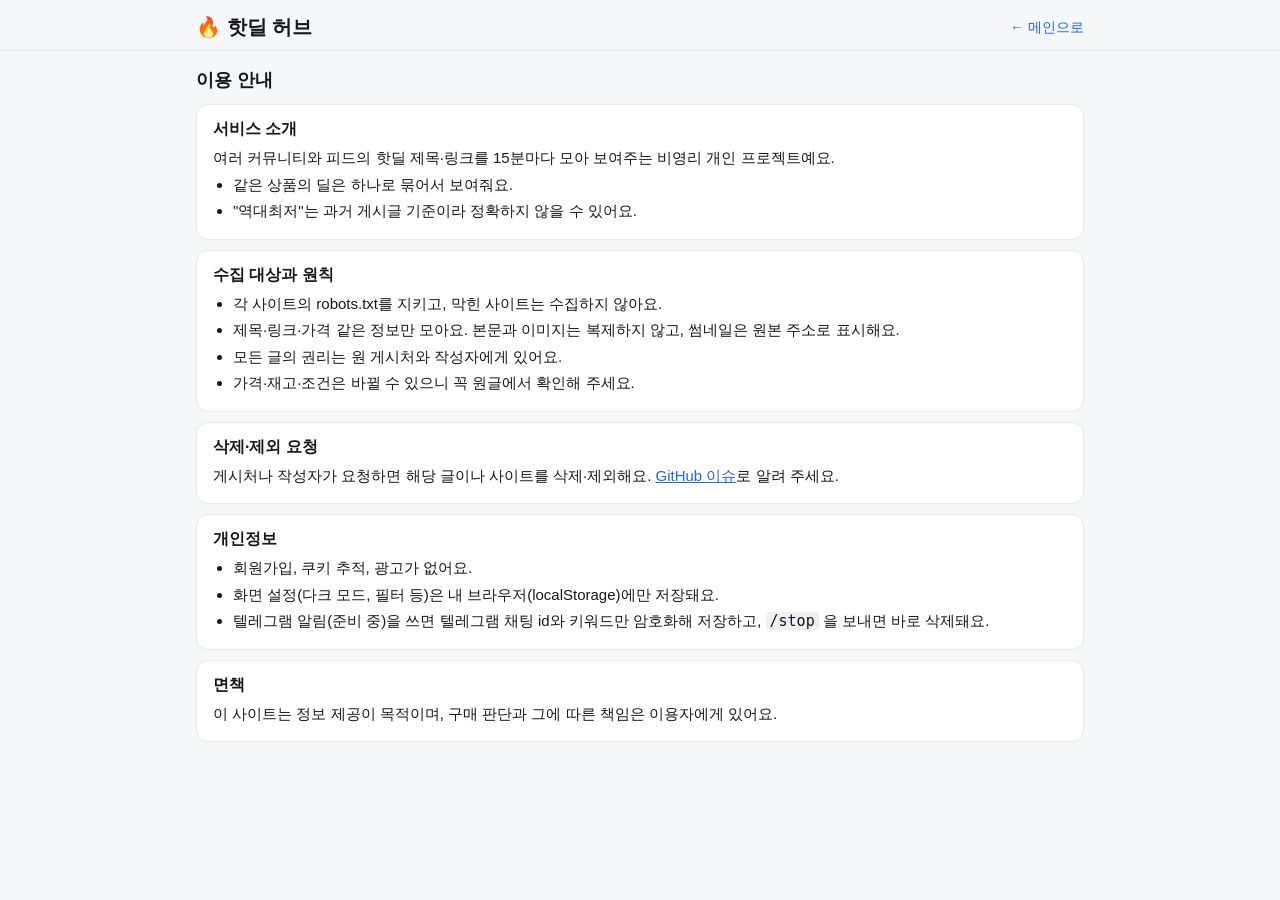
<file: site/about.html>
<!doctype html>
<html lang="ko">
<head>
<meta charset="utf-8">
<meta name="viewport" content="width=device-width, initial-scale=1">
<title>이용 안내 - 핫딜 허브</title>
<meta name="description" content="핫딜 허브 이용 안내: 수집 원칙, 삭제 요청, 개인정보, 면책">
<link rel="icon" href="data:image/svg+xml,<svg xmlns='http://www.w3.org/2000/svg' viewBox='0 0 100 100'><text y='.9em' font-size='90'>🔥</text></svg>">
<link rel="stylesheet" href="style.css">
<script>try{var t=JSON.parse(localStorage.getItem("hh:theme"));if(t)document.documentElement.dataset.theme=t}catch(e){}</script>
</head>
<body>
<header class="top">
  <div class="wrap top-row">
    <h1><a href="./">🔥 핫딜 허브</a></h1>
    <a class="top-link" href="./">← 메인으로</a>
  </div>
</header>

<main class="wrap about">
  <h2 style="font-size:18px;margin:0 0 10px">이용 안내</h2>

  <section>
    <h2>서비스 소개</h2>
    <p>여러 커뮤니티와 피드의 핫딜 제목·링크를 15분마다 모아 보여주는 비영리 개인 프로젝트예요.</p>
    <ul>
      <li>같은 상품의 딜은 하나로 묶어서 보여줘요.</li>
      <li>"역대최저"는 과거 게시글 기준이라 정확하지 않을 수 있어요.</li>
    </ul>
  </section>

  <section>
    <h2>수집 대상과 원칙</h2>
    <ul>
      <li>각 사이트의 robots.txt를 지키고, 막힌 사이트는 수집하지 않아요.</li>
      <li>제목·링크·가격 같은 정보만 모아요. 본문과 이미지는 복제하지 않고, 썸네일은 원본 주소로 표시해요.</li>
      <li>모든 글의 권리는 원 게시처와 작성자에게 있어요.</li>
      <li>가격·재고·조건은 바뀔 수 있으니 꼭 원글에서 확인해 주세요.</li>
    </ul>
  </section>

  <section>
    <h2>삭제·제외 요청</h2>
    <p>게시처나 작성자가 요청하면 해당 글이나 사이트를 삭제·제외해요.
      <a href="https://github.com/ncompany488/ncompany/issues" target="_blank" rel="noopener">GitHub 이슈</a>로 알려 주세요.</p>
  </section>

  <section>
    <h2>개인정보</h2>
    <ul>
      <li>회원가입, 쿠키 추적, 광고가 없어요.</li>
      <li>화면 설정(다크 모드, 필터 등)은 내 브라우저(localStorage)에만 저장돼요.</li>
      <li>텔레그램 알림(준비 중)을 쓰면 텔레그램 채팅 id와 키워드만 암호화해 저장하고, <code>/stop</code> 을 보내면 바로 삭제돼요.</li>
    </ul>
  </section>

  <section>
    <h2>면책</h2>
    <p>이 사이트는 정보 제공이 목적이며, 구매 판단과 그에 따른 책임은 이용자에게 있어요.</p>
  </section>
</main>
</body>
</html>
</file>
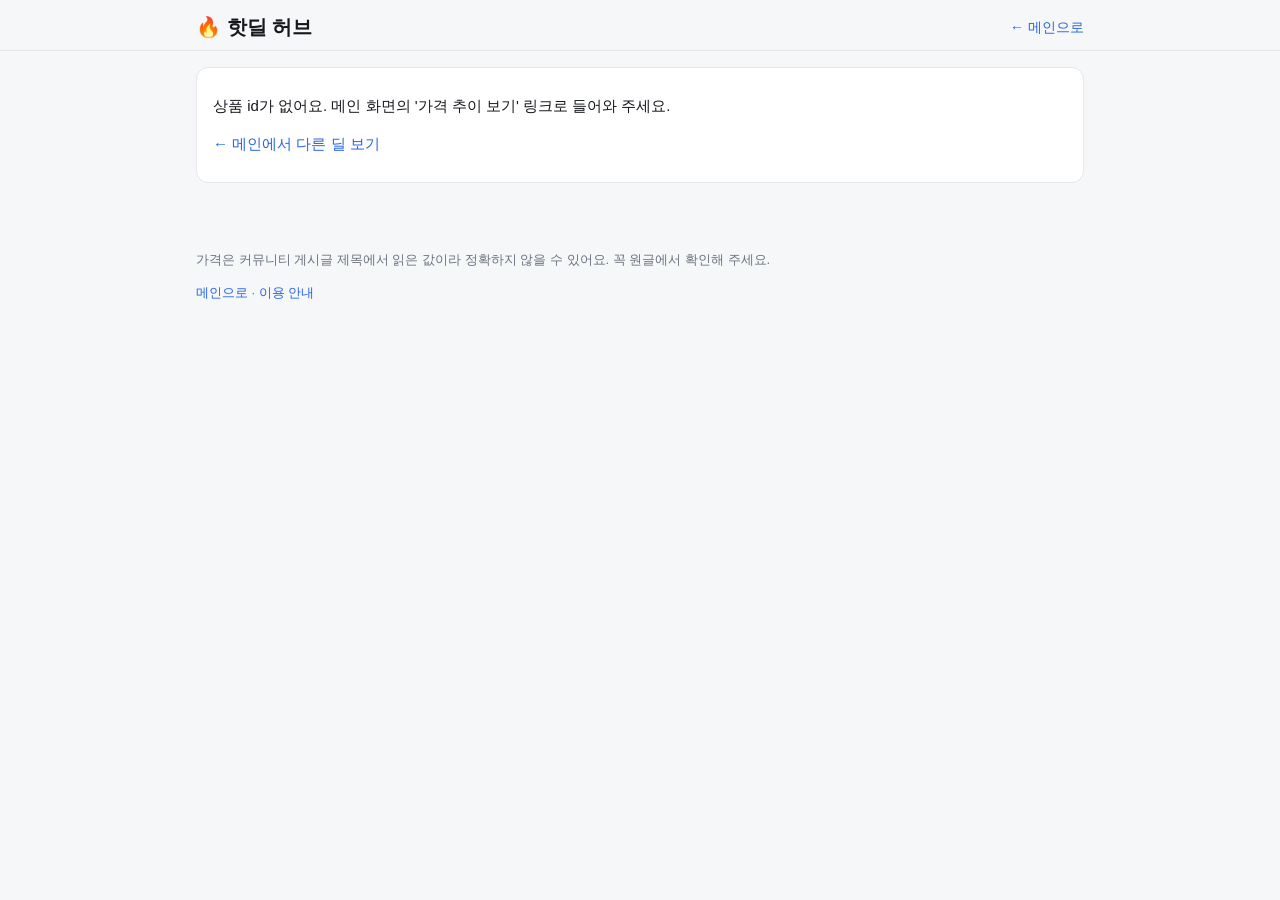
<file: site/product.html>
<!doctype html>
<html lang="ko">
<head>
<meta charset="utf-8">
<meta name="viewport" content="width=device-width, initial-scale=1">
<title>가격 추이 - 핫딜 허브</title>
<meta name="description" content="핫딜 허브 상품별 가격 기록: 역대 최저가, 가격 추이 그래프, 과거 글 목록">
<meta name="robots" content="noindex">
<link rel="icon" href="data:image/svg+xml,<svg xmlns='http://www.w3.org/2000/svg' viewBox='0 0 100 100'><text y='.9em' font-size='90'>🔥</text></svg>">
<link rel="stylesheet" href="style.css">
<script>try{var t=JSON.parse(localStorage.getItem("hh:theme"));if(t)document.documentElement.dataset.theme=t}catch(e){}</script>
</head>
<body>
<header class="top">
  <div class="wrap top-row">
    <h1><a href="./">🔥 핫딜 허브</a></h1>
    <a class="top-link" href="./">← 메인으로</a>
  </div>
</header>

<main class="wrap pd" id="pd">
  <p class="meta" id="pmsg">불러오는 중…</p>
</main>
<footer class="wrap foot">
  <p>가격은 커뮤니티 게시글 제목에서 읽은 값이라 정확하지 않을 수 있어요. 꼭 원글에서 확인해 주세요.</p>
  <p class="foot-links"><a href="./">메인으로</a> · <a href="about.html">이용 안내</a></p>
</footer>
<script src="product.js"></script>
</body>
</html>
</file>
<file: site/style.css>
:root {
  --bg: #f6f7f9; --card: #fff; --text: #16181d; --muted: #6b7280; --line: #e5e7eb;
  --accent: #ef4444; --accent-weak: #fee2e2; --chip: #eef0f3; --ok: #16a34a; --link: #2563eb;
  --good: #15803d; --good-weak: #dcfce7;
}
@media (prefers-color-scheme: dark) {
  :root:not([data-theme="light"]) {
    --bg: #0f1115; --card: #181b21; --text: #e7e9ee; --muted: #9aa1ad; --line: #2a2f38;
    --accent: #f87171; --accent-weak: #3b1d1d; --chip: #242830; --ok: #4ade80; --link: #7aa7ff;
    --good: #4ade80; --good-weak: #14301f;
  }
}
:root[data-theme="dark"] {
  --bg: #0f1115; --card: #181b21; --text: #e7e9ee; --muted: #9aa1ad; --line: #2a2f38;
  --accent: #f87171; --accent-weak: #3b1d1d; --chip: #242830; --ok: #4ade80; --link: #7aa7ff;
  --good: #4ade80; --good-weak: #14301f;
}
* { box-sizing: border-box; }
[hidden] { display: none !important; }
body { margin: 0; background: var(--bg); color: var(--text);
  font: 15px/1.5 -apple-system, "Segoe UI", "Apple SD Gothic Neo", "Malgun Gothic", sans-serif; }
a { color: inherit; text-decoration: none; }
.wrap { max-width: 920px; margin: 0 auto; padding: 0 16px; }
.top { position: sticky; top: 0; z-index: 5; background: var(--bg); border-bottom: 1px solid var(--line); padding-bottom: 8px; }
.top-row { display: flex; gap: 10px; align-items: center; padding-top: 12px; }
h1 { font-size: 20px; margin: 0; white-space: nowrap; }
#q { flex: 1; min-width: 0; padding: 9px 12px; border: 1px solid var(--line); border-radius: 10px;
  background: var(--card); color: var(--text); font-size: 15px; }
.icon { border: 1px solid var(--line); background: var(--card); color: var(--text); border-radius: 10px; padding: 8px 11px; cursor: pointer; }
.controls { display: flex; flex-wrap: wrap; gap: 8px 14px; align-items: center; margin-top: 10px; }
.seg { display: inline-flex; border: 1px solid var(--line); border-radius: 10px; overflow: hidden; }
.seg button { border: 0; background: var(--card); color: var(--muted); padding: 6px 12px; cursor: pointer; font-size: 14px; }
.seg button.on { background: var(--accent); color: #fff; }
select { padding: 6px 8px; border-radius: 8px; border: 1px solid var(--line); background: var(--card); color: var(--text); }
.chk { font-size: 14px; color: var(--muted); display: inline-flex; gap: 4px; align-items: center; cursor: pointer; }
.chips { display: flex; flex-wrap: wrap; gap: 6px; margin-top: 8px; }  /* 줄바꿈: 마우스로도 모든 칩이 보이게 */
.chip { flex: none; border: 1px solid var(--line); background: var(--chip); color: var(--text); border-radius: 999px; padding: 3px 10px; font-size: 13px; cursor: pointer; }
.chip.off { opacity: .4; text-decoration: line-through; }
.meta { color: var(--muted); font-size: 13px; margin: 12px 0 8px; }
.list { list-style: none; margin: 0; padding: 0; display: grid; gap: 8px; }
.deal { background: var(--card); border: 1px solid var(--line); border-radius: 12px; padding: 10px 12px; display: flex; gap: 12px; }
.deal.ended { opacity: .5; }
.thumb { flex: none; width: 64px; height: 64px; border-radius: 8px; object-fit: cover; background: var(--chip); }
.body { flex: 1; min-width: 0; }
.title { font-weight: 600; display: block; overflow-wrap: anywhere; }
.title:hover { color: var(--link); }
.row { display: flex; flex-wrap: wrap; gap: 4px 10px; align-items: center; margin-top: 4px; font-size: 13px; color: var(--muted); }
.price { color: var(--accent); font-weight: 700; font-size: 15px; }
.shop { background: var(--chip); border-radius: 6px; padding: 0 6px; color: var(--text); }
.multi { background: var(--accent-weak); color: var(--accent); border-radius: 6px; padding: 0 6px; font-weight: 600; }
.srcs { display: flex; flex-wrap: wrap; gap: 4px; margin-top: 6px; }
.src { font-size: 12px; border: 1px solid var(--line); border-radius: 6px; padding: 1px 7px; color: var(--muted); }
.src:hover { color: var(--link); border-color: var(--link); }
.src.end { text-decoration: line-through; }
.badge-end { color: var(--muted); border: 1px solid var(--line); border-radius: 6px; padding: 0 5px; }
.more { display: block; margin: 16px auto; padding: 10px 24px; border-radius: 10px; border: 1px solid var(--line); background: var(--card); color: var(--text); cursor: pointer; }
.empty { text-align: center; color: var(--muted); padding: 40px 0; }
.foot { color: var(--muted); font-size: 13px; padding-top: 24px; padding-bottom: 40px; }
.foot details { margin-bottom: 10px; }
.foot summary { cursor: pointer; color: var(--text); }
.foot a { color: var(--link); }
.status { list-style: none; padding: 0; }
.status .ok { color: var(--ok); } .status .err { color: var(--accent); } .status .muted { color: var(--muted); }
code { background: var(--chip); padding: 0 4px; border-radius: 4px; }
/* 역대 최저가 */
.prow { display: flex; flex-wrap: wrap; gap: 2px 8px; align-items: center; margin-top: 2px; font-size: 13px; color: var(--muted); }
.punit { color: var(--text); }
.pv { border-radius: 6px; padding: 0 6px; font-size: 12px; font-weight: 600; white-space: nowrap; }
.pv.low { background: var(--good-weak); color: var(--good); }
.pv.near { background: var(--chip); color: var(--good); }
.pv.high { background: var(--chip); color: var(--muted); font-weight: 500; }
.plow { font-size: 12px; color: var(--muted); margin-top: 2px; overflow-wrap: anywhere; }
.plink { color: var(--link); white-space: nowrap; }
.plink:hover { text-decoration: underline; }
.plink.end { text-decoration: line-through; }
.tiers { font-size: 12px; color: var(--muted); margin-top: 2px; }
.tiers summary { cursor: pointer; width: fit-content; }
.tiers summary:hover { color: var(--link); }
.tiers table { width: 100%; border-collapse: collapse; margin-top: 4px; font-variant-numeric: tabular-nums; }
.tiers th, .tiers td { text-align: left; padding: 2px 6px 2px 0; border-bottom: 1px solid var(--line); white-space: nowrap; }
.tiers th { font-weight: 500; }
.tiers td:last-child { white-space: normal; }
.tiers td:last-child .plink { white-space: normal; }
.tiers tr.cur td { color: var(--text); font-weight: 600; }
.tiers tr.cur b { font-size: 11px; color: var(--accent); }
.tiers tr.best td { background: var(--good-weak); }
/* 조건부 가격(카드·멤버십·신규가입 등): 작은 태그 + 흐리게 */
.ptag { display: inline-block; font-size: 11px; line-height: 1.4; padding: 0 4px; border-radius: 4px; border: 1px solid var(--line); color: var(--muted); font-weight: 500; white-space: nowrap; }
.plow.cond { opacity: .75; }
.plow.cond .plink { color: var(--muted); text-decoration: underline; }
.tiers tr.cond td { opacity: .7; font-weight: 400; }
.pn { white-space: nowrap; color: var(--muted); }
@media (max-width: 560px) {
  h1 { font-size: 17px; }
  .thumb { width: 52px; height: 52px; }
}

/* 이용 안내 페이지 (about.html) */
.top-link { margin-left: auto; font-size: 14px; color: var(--link); white-space: nowrap; }
.about { padding-top: 16px; padding-bottom: 40px; }
.about section { background: var(--card); border: 1px solid var(--line); border-radius: 12px; padding: 12px 16px; margin-bottom: 10px; }
.about h2 { font-size: 16px; margin: 0 0 6px; }
.about p, .about li { margin: 4px 0; overflow-wrap: anywhere; }
.about ul { margin: 4px 0; padding-left: 20px; }
.about a { color: var(--link); text-decoration: underline; }
.foot-links { margin-top: 8px; }

/* 가격 추이 보기 링크 (메인 카드) */
.ptrend { font-size: 12px; margin-top: 2px; }
.ptrend a { color: var(--link); }
.ptrend a:hover { text-decoration: underline; }
/* 카테고리 칩 줄 (가로 스크롤) */
.cats { display: flex; flex-wrap: wrap; gap: 6px; margin-top: 8px; }
.cats:empty { display: none; }
.cat { flex: none; border: 1px solid var(--line); background: var(--card); color: var(--text); border-radius: 999px; padding: 3px 10px; font-size: 13px; cursor: pointer; }
.cat small { color: var(--muted); margin-left: 2px; }
.cat.on { background: var(--accent); border-color: var(--accent); color: #fff; }
.cat.on small { color: #fff; opacity: .85; }
/* 과거 기록 검색 결과 */
.past { margin-top: 16px; }
.past h2 { font-size: 15px; margin: 0 0 6px; }
.past h2 small { color: var(--muted); font-weight: 400; }
.pastlist { list-style: none; margin: 0; padding: 0; display: grid; gap: 6px; }
.pastlist a { display: block; background: var(--card); border: 1px solid var(--line); border-radius: 10px; padding: 8px 12px; }
.pastlist a:hover .pname2 { color: var(--link); }
.pname2 { font-weight: 600; overflow-wrap: anywhere; }

/* 상품 페이지 (product.html) */
.pd { padding-top: 16px; padding-bottom: 20px; }
.pcard { background: var(--card); border: 1px solid var(--line); border-radius: 12px; padding: 12px 16px; margin-bottom: 10px; min-width: 0; }
.pcard h2 { font-size: 16px; margin: 0 0 8px; }
.pcard h2 small { color: var(--muted); font-weight: 400; font-size: 13px; }
.pname { font-size: 19px !important; overflow-wrap: anywhere; }
.stats { display: grid; grid-template-columns: repeat(auto-fit, minmax(220px, 1fr)); gap: 10px; margin-top: 10px; }
.stat { display: flex; flex-direction: column; gap: 2px; min-width: 0; }
.sl { font-size: 12px; color: var(--muted); }
.pbig { font-size: 18px; color: var(--good); overflow-wrap: anywhere; }
.pbig2 { font-size: 16px; overflow-wrap: anywhere; }
.psub { font-size: 13px; color: var(--muted); overflow-wrap: anywhere; }
.chartbox { width: 100%; min-width: 0; }
.chart { display: block; max-width: 100%; font-size: 11px; }
.chart .grid { stroke: var(--line); stroke-width: 1; }
.chart .tick { stroke: var(--muted); }
.chart .ax { fill: var(--muted); }
.chart .ln { fill: none; stroke: var(--link); stroke-width: 2; stroke-linejoin: round; }
.chart .hit { fill: transparent; }
.chart .dot { fill: var(--link); stroke: var(--card); stroke-width: 1.5; }
.chart .pt.cond .dot { fill: var(--card); stroke: var(--link); stroke-width: 2; }
.chart .pt.end { opacity: .4; }
.chart .pt:hover .dot { stroke: var(--text); }
.chart .lowline { stroke: var(--good); stroke-dasharray: 4 4; stroke-width: 1; }
.chart .lowring { fill: none; stroke: var(--good); stroke-width: 2; }
.chart .lowlab { fill: var(--good); font-weight: 700; }
.legend { font-size: 12px; color: var(--muted); margin: 6px 0 0; }
.lg { display: inline-block; width: 9px; height: 9px; border-radius: 50%; margin: 0 3px 0 6px; vertical-align: -1px; }
.lg:first-child { margin-left: 0; }
.lg.dot { background: var(--link); }
.lg.dot.dim { opacity: .4; }
.lg.hollow { border: 2px solid var(--link); }
.tscroll { overflow-x: auto; }
.ptable { width: 100%; border-collapse: collapse; font-size: 13px; font-variant-numeric: tabular-nums; }
.ptable th, .ptable td { text-align: left; padding: 4px 8px 4px 0; border-bottom: 1px solid var(--line); white-space: nowrap; }
.ptable th { font-weight: 500; color: var(--muted); }
.ptable td:last-child { white-space: normal; }
.ptable tr.best td { background: var(--good-weak); }
.ptable tr.cond td { opacity: .75; }
.posts { list-style: none; margin: 0; padding: 0; }
.post { padding: 8px 0; border-bottom: 1px solid var(--line); }
.post:last-child { border-bottom: 0; }
.post.ended { opacity: .6; }
.pdate { font-variant-numeric: tabular-nums; }
.pp { color: var(--text); }
.ptitle { font-size: 13px; margin-top: 2px; overflow-wrap: anywhere; }
.ptitle .plink { white-space: normal; }
.ptag.end { margin-left: 2px; }
.top h1 a:hover { color: var(--link); }
/* 휴대폰은 손가락으로 옆으로 넘길 수 있으니 한 줄 가로 스크롤 유지 (상단 고정 영역이 너무 커지지 않게) */
@media (max-width: 560px) and (pointer: coarse) {
  .chips, .cats { flex-wrap: nowrap; overflow-x: auto; scrollbar-width: none; }
}
</file>
